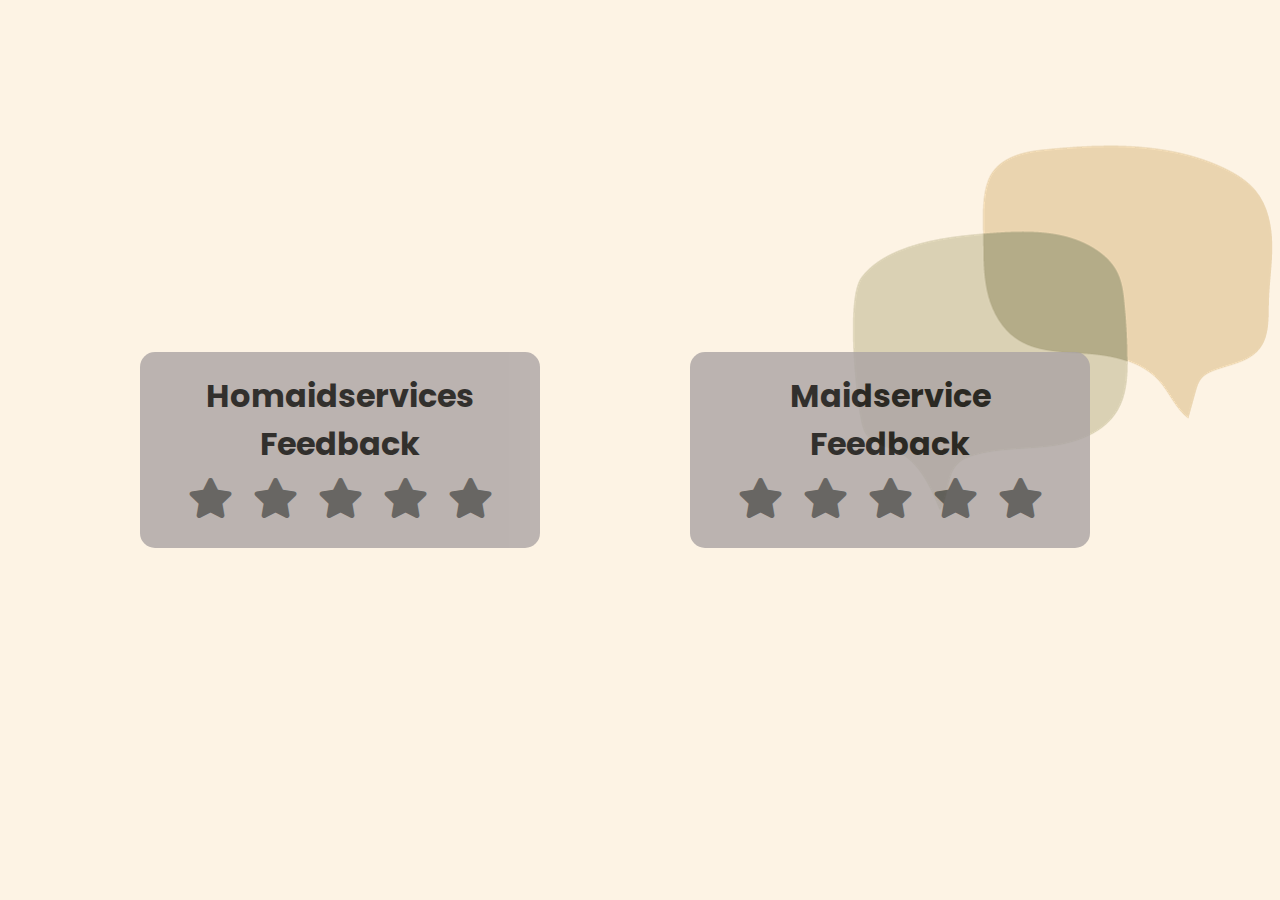
<file: feedback form/index.html>
<!DOCTYPE html>
<html lang="en" dir="ltr">
  <head>
    <meta charset="utf-8" />
    <title>Star Rating Form</title>
    <link rel="stylesheet" href="styles.css" />
    <link
      rel="stylesheet"
      href="https://cdnjs.cloudflare.com/ajax/libs/font-awesome/5.15.3/css/all.min.css"
    />
  </head>
  <body>
    <div class="container">
      <h1>Homaidservices Feedback</h1>
      <div class="post">
        <div class="text">Thanks for rating us!</div>
        <div class="edit">EDIT</div>
      </div>
      <div class="star-widget">
        <input class="out" type="radio" name="rate" id="rate-5" />
        <label for="rate-5" class="fas fa-star"></label>
        <input class="out" type="radio" name="rate" id="rate-4" />
        <label for="rate-4" class="fas fa-star"></label>
        <input class="out" type="radio" name="rate" id="rate-3" />
        <label for="rate-3" class="fas fa-star"></label>
        <input class="out" type="radio" name="rate" id="rate-2" />
        <label for="rate-2" class="fas fa-star"></label>
        <input class="out" type="radio" name="rate" id="rate-1" />
        <label for="rate-1" class="fas fa-star"></label>
        <form action="#">
          <header></header>
          <div class="textarea">
            <textarea
              cols="30"
              placeholder="Describe your experience.."
            ></textarea>
          </div>
          <div class="btn">
            <button type="submit">Post</button>
          </div>
        </form>
      </div>
    </div>

    <div class="container2">
      <h1>Maidservice Feedback</h1>
      <div class="post2">
        <div class="text2">Thanks for rating us!</div>
        <div class="edit2">EDIT</div>
      </div>
      <div class="star-widget2">
        <input class="in" type="radio" name="rate2" id="rate2-5" />
        <label for="rate2-5" class="fas fa-star"></label>
        <input class="in" type="radio" name="rate2" id="rate2-4" />
        <label for="rate2-4" class="fas fa-star"></label>
        <input class="in" type="radio" name="rate2" id="rate2-3" />
        <label for="rate2-3" class="fas fa-star"></label>
        <input class="in" type="radio" name="rate2" id="rate2-2" />
        <label for="rate2-2" class="fas fa-star"></label>
        <input class="in" type="radio" name="rate2" id="rate2-1" />
        <label for="rate2-1" class="fas fa-star"></label>
        <form action="#" class="form">
          <header></header>
          <div class="textarea2">
            <textarea
              cols="30"
              placeholder="Describe your experience.."
            ></textarea>
          </div>
          <div class="btn2">
            <button id="button" type="submit">Post</button>
          </div>
        </form>
      </div>
    </div>
    <script>
      const btn = document.querySelector("button");
      const post = document.querySelector(".post");
      const widget = document.querySelector(".star-widget");
      const editBtn = document.querySelector(".edit");
      btn.onclick = () => {
        widget.style.display = "none";
        post.style.display = "block";
        editBtn.onclick = () => {
          widget.style.display = "block";
          post.style.display = "none";
        };
        return false;
      };
      const btn2 = document.querySelector("#button");
      const post2 = document.querySelector(".post2");
      const widget2 = document.querySelector(".star-widget2");
      const editBtn2 = document.querySelector(".edit2");
      btn2.onclick = () => {
        widget2.style.display = "none";
        post2.style.display = "block";
        editBtn2.onclick = () => {
          widget2.style.display = "block";
          post2.style.display = "none";
        };
        return false;
      };
    </script>
  </body>
</html>
</file>
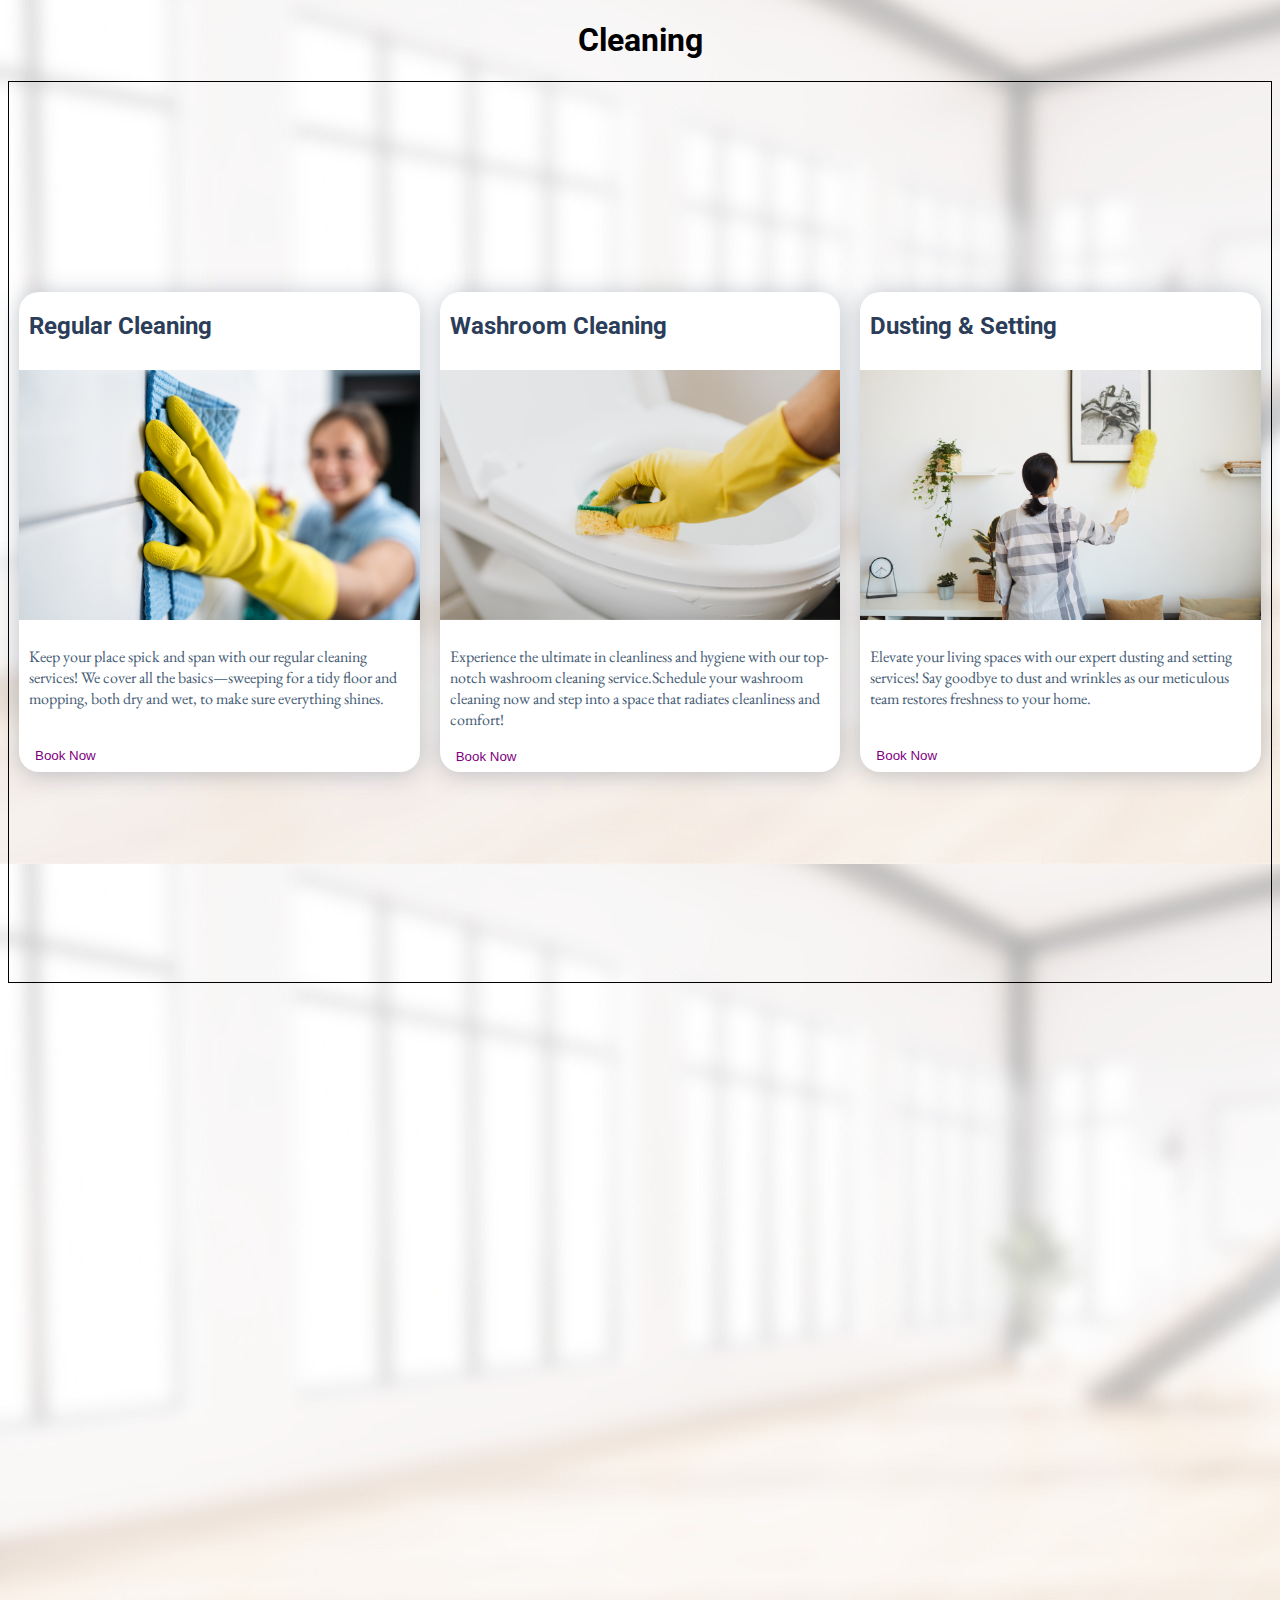
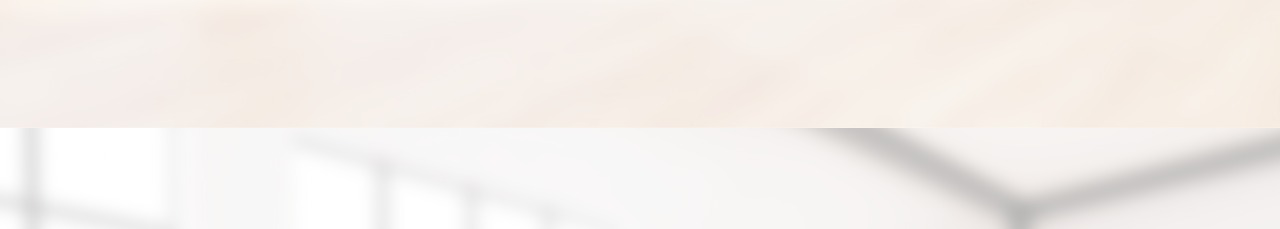
<file: service page/cleaning.html>
<!DOCTYPE html>
<html lang="en">
  <head>
    <meta charset="UTF-8" />
    <meta http-equiv="X-UA-Compatible" content="IE=edge" />
    <meta name="viewport" content="width=device-width, initial-scale=1.0" />
    <title>Card</title>
    <link rel="stylesheet" href="cleaning.css" />
  </head>
  <body>
    <div class="main-container">
      <h1><center>Cleaning</center></h1>
      <div class="content">
        <div class="card">
          <div class="top-card">
            <h2 class="title">Regular Cleaning</h2>
          </div>
          <div class="media-card2"></div>
          <div class="bottom-card">
            <p class="bottom-text">
              Keep your place spick and span with our regular cleaning services!
              We cover all the basics—sweeping for a tidy floor and mopping,
              both dry and wet, to make sure everything shines.
            </p>
            <div class="actions-card">
              <button class="actions extramargin">Book Now</button>
            </div>
          </div>
        </div>
        <div class="card">
          <div class="top-card">
            <h2 class="title">Washroom Cleaning</h2>
          </div>
          <div class="media-card1"></div>
          <div class="bottom-card">
            <p class="bottom-text">
              Experience the ultimate in cleanliness and hygiene with our
              top-notch washroom cleaning service.Schedule your washroom
              cleaning now and step into a space that radiates cleanliness and
              comfort!
            </p>
            <div class="actions-card">
              <button class="actions decreasemargin">Book Now</button>
            </div>
          </div>
        </div>

        <div class="card">
          <div class="top-card">
            <h2 class="title">Dusting & Setting</h2>
          </div>
          <div class="media-card3"></div>
          <div class="bottom-card">
            <p class="bottom-text">
              Elevate your living spaces with our expert dusting and setting
              services! Say goodbye to dust and wrinkles as our meticulous team
              restores freshness to your home.
            </p>
            <div class="actions-card">
              <button class="actions extramargin">Book Now</button>
            </div>
          </div>
        </div>
      </div>
    </div>
  </body>
</html>
</file>
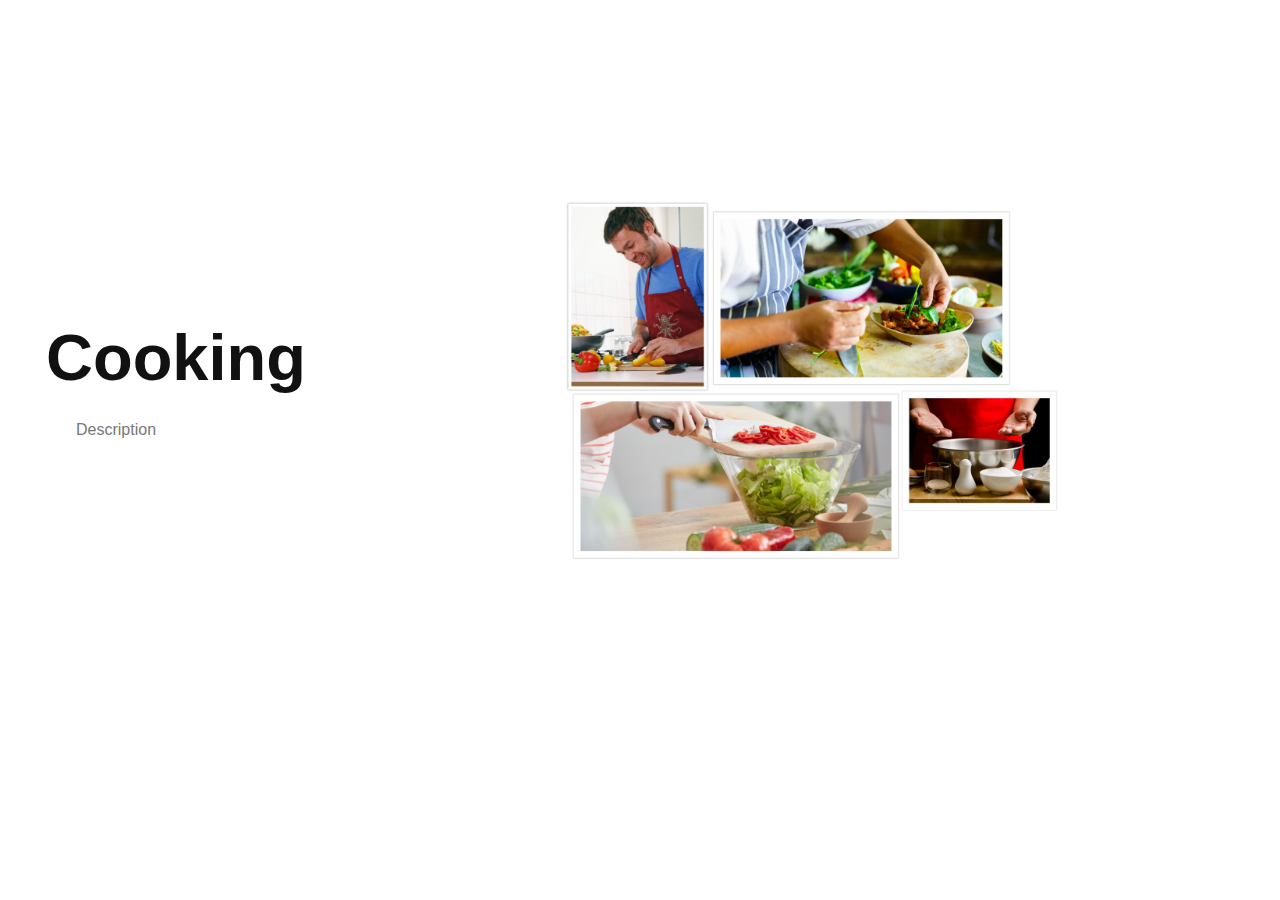
<file: service page/cooking.html>
<html lang="en">
    <head>
        <meta charset="utf-8">
        <meta name="viewport" content="width=device-width, initial-scale=1">
        <title>Creative About Us Page In HTML & CSS</title>
        <link rel="stylesheet" type="text/css" href="cooking.css">
    </head>
<body>
    <section class="about">
        <div class="main">
        <div class="all-text">
        <h1>Cooking</h1>
        <p>Description</p>
        </div>
        <img   src="collage1.jpg">
        </div>
        </section>
</body>
</html>
</file>
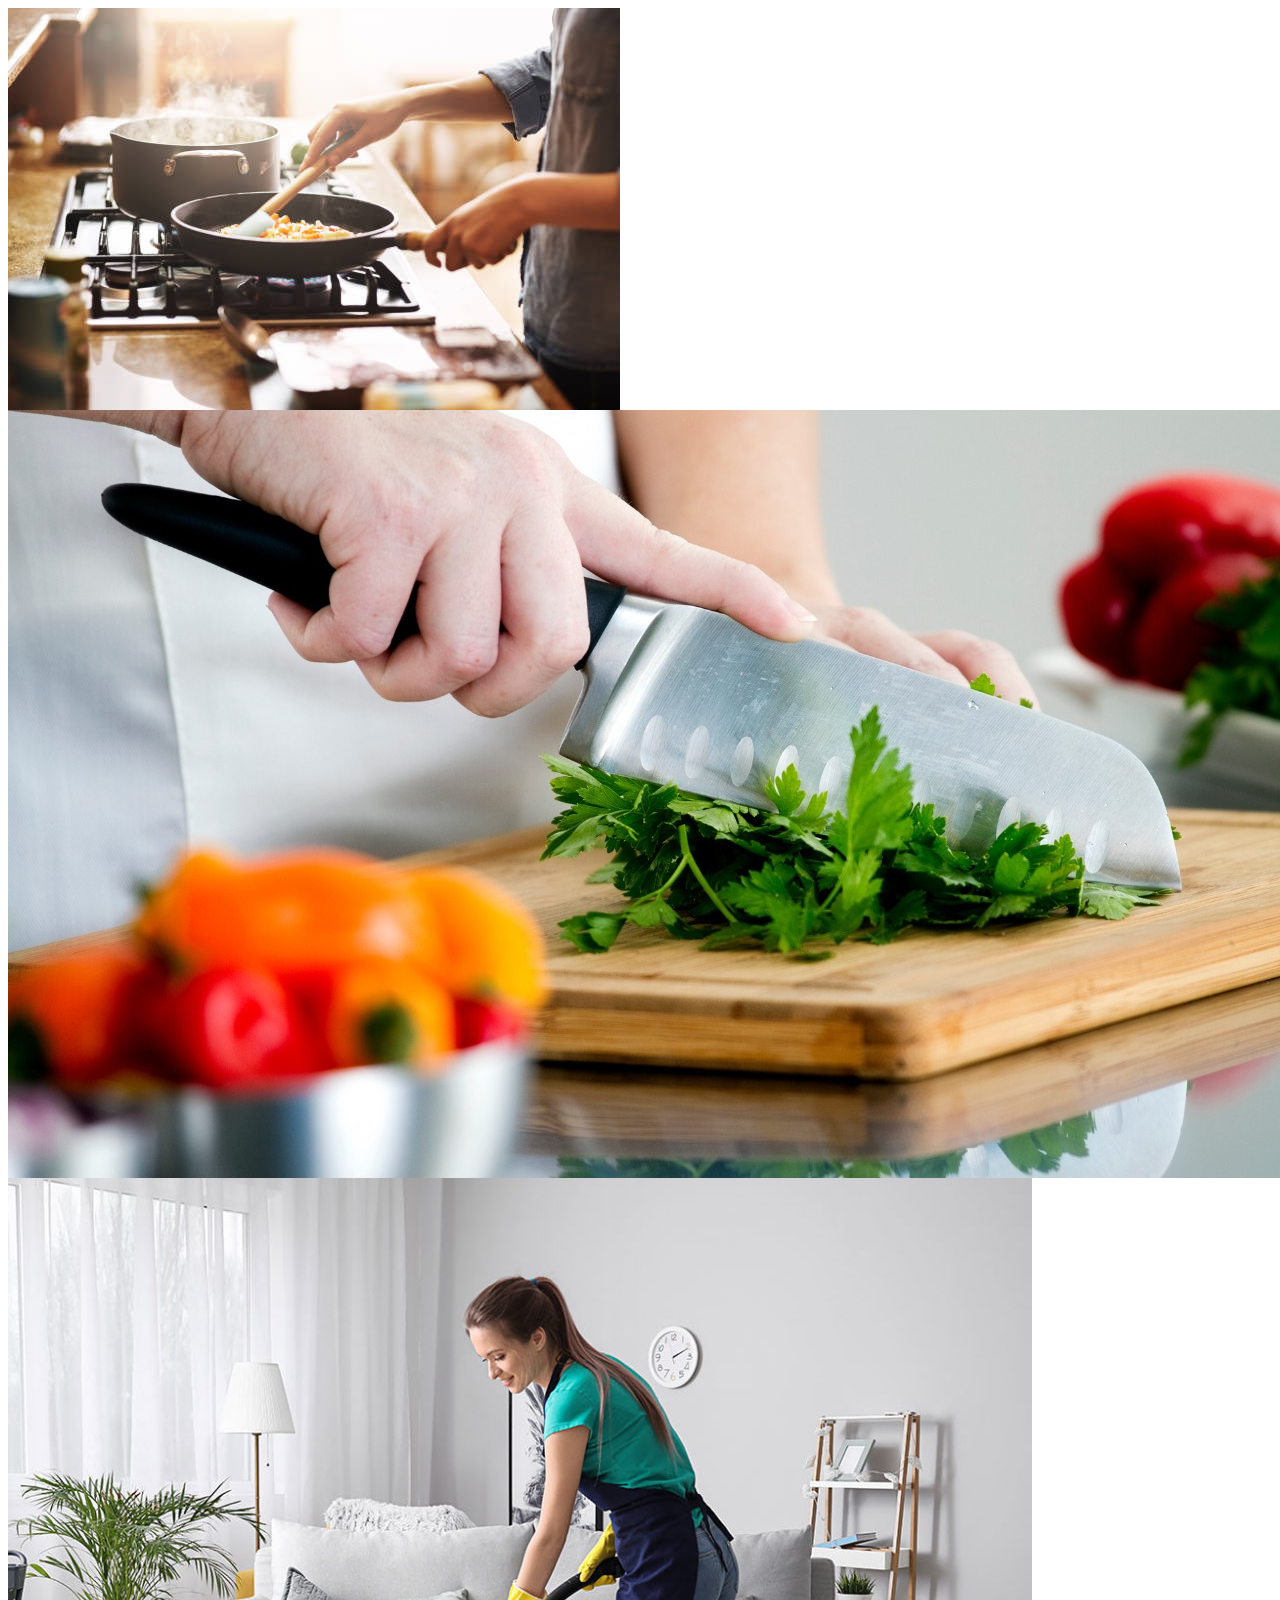
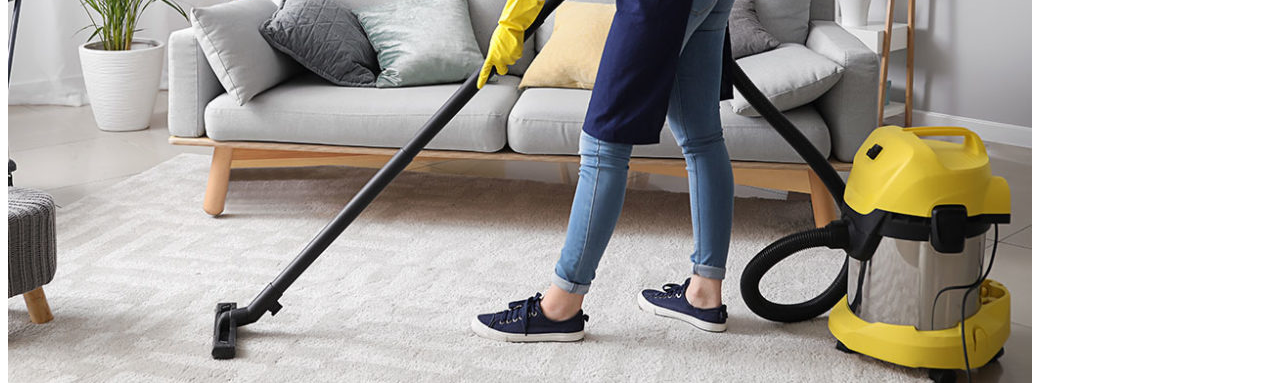
<file: service page/satisfiedclient.html>
<html lang="en">
<head>
    <meta charset="UTF-8">
    <meta name="viewport" content="width=device-width, initial-scale=1.0">
    <title>satisfied client</title>
    <link ref="stylesheet" href="satisfiedclients.css">
</head>
<body>
    <div class="row">
        <div class="column">
          <img src="c.jpg">
        </div>
        <div class="column">
          <img src="c4.jpg" >
        </div>
        <div class="column">
          <img src="clean.jpg">
        </div>
      </div>
</body>
</html>
</file>
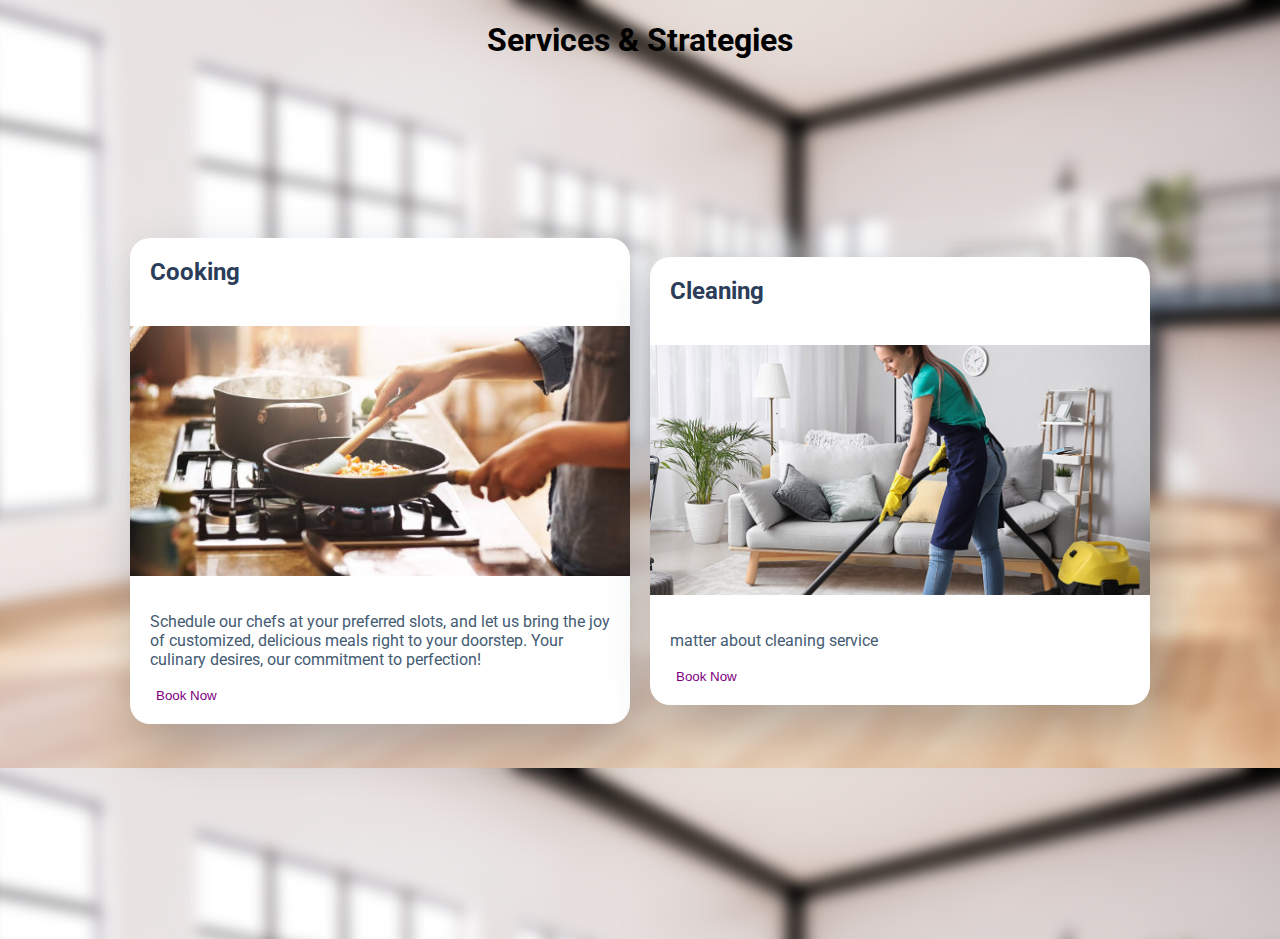
<file: service page/service1.html>
<!DOCTYPE html>
<html lang="en">
<head>
  <meta charset="UTF-8">
  <meta http-equiv="X-UA-Compatible" content="IE=edge">
  <meta name="viewport" content="width=device-width, initial-scale=1.0">
  <title>Card</title>
  <link rel="stylesheet" href="service1.css">
</head>
<body>
    <div>
        <h1><center>Services & Strategies</center></h1>
    <div class="content">
      <div class="card">
        <div class="top-card">
             <h2 class="title">Cooking</h2>
        </div>
        <div class="media-card2"></div>
        <div class="bottom-card">
          <p class="bottom-text">Schedule our chefs at your preferred slots, and let us bring the joy of customized, delicious meals right to your doorstep. Your culinary desires, our commitment to perfection!
          </p>
          <div class="actions-card">
            <button class="actions">Book Now</button>
            
        </div>
        </div>
    </div>
        <div class="card">
            <div class="top-card">
                 <h2 class="title">Cleaning</h2>
            </div>
            <div class="media-card1"></div>
            <div class="bottom-card">
              <p class="bottom-text">matter about cleaning service</p>
              <div class="actions-card">
                  <button class="actions">Book Now</button>
                  
              </div>
            </div>
        </div>
        </div>
    </div> 
    </div>
    </div>
    

  
</body>
</html>
</body>
</html>
</file>
<file: feedback form/styles.css>
@import url('https://fonts.googleapis.com/css?family=Poppins:400,500,600,700&display=swap');
*{
  margin: 0;
  padding: 0;
  box-sizing: border-box;
  font-family: 'Poppins', sans-serif;
}
html,body{
  display: flex;
  height: 100%;
  place-items: center;
  text-align: center;
  /* background: #FFD8CF; */
  background-image: url(bg.png);
}
.container{
  position: relative;
  margin-left:140px ;
  margin-right:150px;
  width: 400px;
  background: rgb(171, 164, 164);
  padding: 20px 30px;
  border: 1px solid rgb(222, 230, 222)8, 187, 206, 0.867;
  border-radius: 15px;
  display: flex;
  align-items: center;
  justify-content: center;
  flex-direction: column;
  opacity:0.8;
}
 .main_container {
    float: left;
  box-sizing: border-box;
  
} 
.container .post{
  display: none;
}
.container .text{
  font-size: 25px;
  color: #666;
  font-weight: 500;
}
.container .edit{
  position: absolute;
  right: 10px;
  top: 5px;
  font-size: 16px;
  color: #666;
  font-weight: 500;
  cursor: pointer;
}
.container .edit:hover{
  text-decoration: underline;
}
.container .star-widget input{
  display: none;
}
.star-widget label{
  font-size: 40px;
  color: #444;
  padding: 10px;
  float: right;
  transition: all 0.2s ease;
}
.out:not(:checked) ~ label:hover,
.out:not(:checked) ~ label:hover ~ label{
  color: white;
}
.out:checked ~ label{
  color: white;
}
.out#rate-5:checked ~ label{
  color: white;
  text-shadow: 0 0 20px #952;
}
#rate-1:checked ~ form header:before{
  content: "I just hate it ";
}
#rate-2:checked ~ form header:before{
  content: "I don't like it ";
}
#rate-3:checked ~ form header:before{
  content: "It is awesome ";
}
#rate-4:checked ~ form header:before{
  content: "I just like it ";
}
#rate-5:checked ~ form header:before{
  content: "I just love it ";
}
.container form{
  display: none;
}
input:checked ~ form{
  display: block;
}
form header{
  width: 100%;
  font-size: 25px;
  color: white;
  font-weight: 500;
  margin: 5px 0 20px 0;
  text-align: center;
  transition: all 0.2s ease;
}
form .textarea{
  height: 100px;
  width: 100%;
  overflow: hidden;
}
form .textarea textarea{
  height: 100%;
  width: 100%;
  outline: none;
  color: white;
  border: 1px solid #333;
  background: #222;
  padding: 10px;
  font-size: 17px;
  resize: none;
}
.textarea textarea:focus{
  border-color: #444;
}
form .btn{
  height: 45px;
  width: 100%;
  margin: 15px 0;
}
form .btn button{
  height: 100%;
  width: 100%;
  border: 1px solid #444;
  outline: none;
  background: #222;
  color: #999;
  font-size: 17px;
  font-weight: 500;
  text-transform: uppercase;
  cursor: pointer;
  transition: all 0.3s ease;
}
form .btn button:hover{
  background: #1b1b1b;
}
.container2{
    position: relative;
    width: 400px;
    background: rgb(171, 164, 164);
    padding: 20px 30px;
    border: 1px solid rgb(222, 230, 222)8, 187, 206, 0.867;
    border-radius: 15px;
    display: flex;
    align-items: center;
    justify-content: center;
    flex-direction: column;
    opacity:0.8;
  }
 
  .container2 .post2{
    display: none;
  }
  .container2 .text2{
    font-size: 25px;
    color: #666;
    font-weight: 500;
  }
  .container2 .edit2{
    position: absolute;
    right: 10px;
    top: 5px;
    font-size: 16px;
    color: #666;
    font-weight: 500;
    cursor: pointer;
  }
  .container2 .edit2:hover{
    text-decoration: underline;
  }
  .container2 .star-widget2 input{
    display: none;
  }
  .star-widget2 label{
    font-size: 40px;
    color: #444;
    padding: 10px;
    float: right;
    transition: all 0.2s ease;
  }
  .in:not(:checked) ~ label:hover,
  .in:not(:checked) ~ label:hover ~ label{
    color: white;
  }
  .in:checked ~ label{
    color: white;
  }
  .in#rate2-5:checked ~ label{
    color: white;
    text-shadow: 0 0 20px #952;
  }
  #rate2-1:checked ~ form header:before{
    content: "I just hate it ";
  }
  #rate2-2:checked ~ form header:before{
    content: "I don't like it ";
  }
  #rate2-3:checked ~ form header:before{
    content: "It is awesome ";
  }
  #rate2-4:checked ~ form header:before{
    content: "I just like it ";
  }
  #rate2-5:checked ~ form header:before{
    content: "I just love it ";
  }
  .container2 form{
    display: none;
  }
  .in:checked ~ form{
    display: block;
  }
  .form header{
    width: 100%;
    font-size: 25px;
    color: white;
    font-weight: 500;
    margin: 5px 0 20px 0;
    text-align: center;
    transition: all 0.2s ease;
  }
  .form .textarea2{
    height: 100px;
    width: 100%;
    overflow: hidden;
  }
  .form .textarea2 textarea{
    height: 100%;
    width: 100%;
    outline: none;
    color: #eee;
    border: 1px solid #333;
    background: #222;
    padding: 10px;
    font-size: 17px;
    resize: none;
  }
  .textarea2 textarea:focus{
    border-color: #444;
  }
  form .btn2{
    height: 45px;
    width: 100%;
    margin: 15px 0;
  }
  form .btn2 button{
    height: 100%;
    width: 100%;
    border: 1px solid #444;
    outline: none;
    background: #222;
    color: #999;
    font-size: 17px;
    font-weight: 500;
    text-transform: uppercase;
    cursor: pointer;
    transition: all 0.3s ease;
  }
  form .btn2 button:hover{
    background: #1b1b1b;
  }
</file>
<file: service page/cleaning.css>
@import url('https://fonts.googleapis.com/css2?family=Roboto:wght@300;400;700&display=swap');
@import url('https://fonts.googleapis.com/css2?family=EB+Garamond&family=Lato:wght@700&family=Roboto:ital,wght@0,100;0,400;0,500;0,700;0,900;1,100;1,300;1,400;1,500;1,700&display=swap');

body {
  font-family: "Roboto", sans-serif;
  background-image: url(sbg.jpg);
}
.main-container{
  height: 200vh;
  max-width: 100vw;
}

.content {
  display: flex;
  flex-direction: row;
  justify-content: space-around;
  align-items: center;
   max-width:100vw;
  height: 100vh;
  border: 1px solid black;
  /* margin-top: -50px; */
}

.card {
  background: #fff;
  box-shadow: 0px 2px 23px #26395347;
  border-radius: 20px;
  width: 500px;
  margin: 0px 10px;
  height: 480px;
}
.extramargin{
  margin-top: 22px;
}
.decreasemargin{
  margin-top:-12px;
}

.top-card {
  padding: 10px;
  padding-top: 0px;
}

.title {
  color: #2b3d59;
}

.second-text {
  color: #828fa1;
}

.media-card1 {
  background: url(images/clean2.png) center/cover;
  height: 250px;
  width: 100%;
}

.media-card2 {
  background: url(images/clean1.png) center/cover;
  height: 250px;
  width: 100%;
}

.media-card3 {
  background: url(images/clean3.png) center/cover;
  height: 250px;
  width: 100%;
}

.bottom-card {
  padding: 10px;
}

.bottom-text {
  color: #445b73;
  font-family: 'EB Garamond', serif;
/* font-family: 'Lato', sans-serif;
font-family: 'Roboto', sans-serif; */
}

.actions {
  background: none;
  border: none;
  color: purple;
}
/* Media query for Android devices */
@media screen and (min-width: 320px) and (max-width: 767px) and (-webkit-min-device-pixel-ratio: 2) {
  .content {
     
     flex-direction: column;
  }
 
  .card {
     width: 80%;
     margin: 10px;
  }
  .media-card1 {
    height: 180px;
    width: 100%;
  }
 }
</file>
<file: service page/cooking.css>
*{
    padding:0;
    margin:0;
    box-sizing:border-box;
    font-family: 'Dosis',sans-serif;
}
.about{
    height: 100vh;
width: 100%;
background: white;
display: flex;
justify-content: center;
align-items: center;
}
.about .main img{
width: 800px;
max-width: 100%;
height: auto;
padding: 0 10px;
}
.all-text{
    width: 400px;
    max-width: 100%;
    padding:10px;
    margin-bottom: 100px;
}
.main{
    width: 1290px;
    max-width: 95%;
    margin: 0 auto;
    display: flex;
    flex-wrap: wrap;
    align-items: center;
    justify-content: space-around;
}

.all-text h1{
        font-size: 65px;
        color: #111111;
        font-weight: 700px;
        margin-bottom: 20px;

 }
 .all-text p{
    font-family: 'Roboto', sans-serif;
    font-size: 16px;
    color: #777777;
    Line-height: 30px;
    margin-bottom: 35px;
    padding-left: 30px;
}
@media screen and (max-width: 1250px){
    .about{
    width: 100%;
    height: auto;
    padding: 60px 0;
}
    .all-text{
    text-align: center;
    margin-top: 40px;
}
}
@media screen and (max-width: 650px) {
    .about .main img{
    margin-bottom: 35px;
    }
    .all-text h1{
    font-size: 45px;
    margin-bottom: 20px;
    }
    }
</file>
<file: service page/satisfiedclients.css>
* {
    margin:0;
    border:0;
    box-sizing: border-box;
  }
  
  .column {
    float: left;
    width: 33.33%;
    padding: 5px;
  }
  
  /* Clearfix (clear floats) */
  .row::after {
    content: "";
    clear: both;
    display: table;
  }
</file>
<file: service page/service1.css>
@import url('https://fonts.googleapis.com/css2?family=Roboto:wght@300;400;700&display=swap');

body {
  font-family: "Roboto", sans-serif;
  background-image: url(images/service1.png);
}

.content {
  display: flex;
  justify-content: center;
  align-items: center;
  align-content: center;
  width: 100%;
  height: 100vh;
  margin-top: -50px;
}

.card {
  background: #fff;
  box-shadow: 10px 20px 50px #26395347;
  border-radius: 20px;
  width: 500px;
  margin: 0px 10px;

}

.top-card {
  padding: 20px;
  padding-top: 0px;
}

.title {
  color: #2b3d59;
}

.second-text {
  color: #828fa1;
}

.media-card1 {
  background: url(clean.jpg) center/cover;
  height: 250px;
  width: 100%;
}

.media-card2 {
  background: url(c.jpg) center/cover;
  height: 250px;
  width: 100%;
}

/* .media-card3 {
  background: url(clean.jpg) center/cover;
  height: 250px;
  width: 100%;
} */

.bottom-card {
  padding: 20px;
}

.bottom-text {
  color: #445b73;
}

.actions {
  background: none;
  border: none;
  color: purple;
}
</file>
